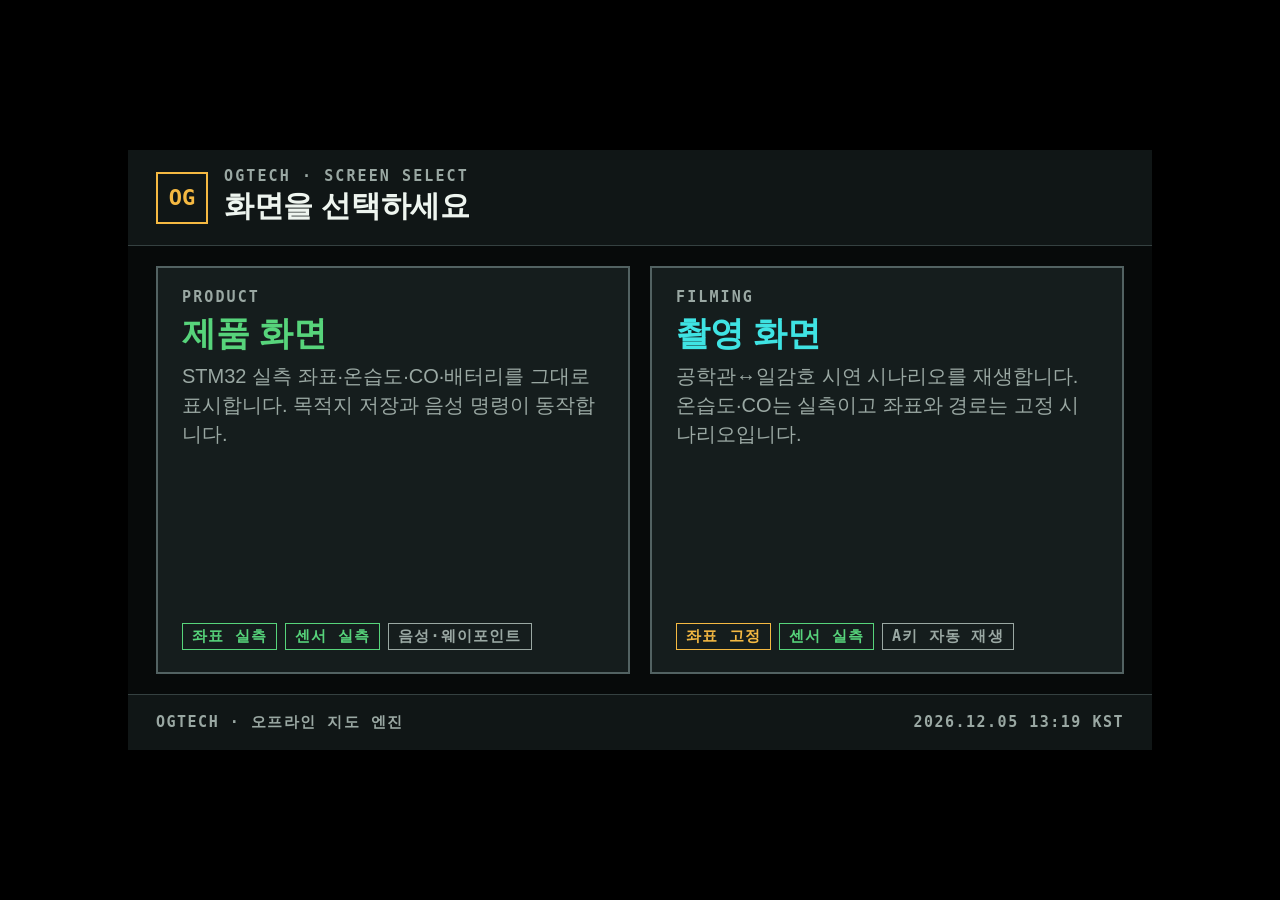
<file: OGTECH-frontend/MAP/kiosk/select.html>
<!doctype html>
<html lang="ko">
<head>
  <meta charset="utf-8">
  <meta name="viewport" content="width=device-width, initial-scale=1, maximum-scale=1, user-scalable=no">
  <title>OGTECH · 화면 선택</title>
  <link rel="stylesheet" href="styles.css">
  <style>
    /* 7인치 1024x600 전용. 터치 타깃은 styles.css 규칙(바닥 80px)을 넘긴다. */
    .select-screen {
      width: 1024px;
      height: 600px;
      display: grid;
      grid-template-rows: 96px 1fr 56px;
      background: var(--bg);
      color: var(--text);
    }

    .select-head {
      display: flex;
      align-items: center;
      gap: 16px;
      padding: 0 28px;
      border-bottom: 1px solid var(--line);
      background: var(--panel);
    }

    .select-mark {
      width: 52px;
      height: 52px;
      display: grid;
      place-items: center;
      border: 2px solid var(--amber);
      color: var(--amber);
      font: 900 22px/1 Consolas, monospace;
    }

    .select-head h1 {
      margin: 0;
      font-size: 30px;
      font-weight: 800;
      letter-spacing: -0.01em;
    }

    .select-head .stencil {
      margin: 0 0 2px;
      font: 700 15px/1 Consolas, monospace;
      letter-spacing: 0.14em;
      color: var(--muted);
    }

    .select-grid {
      display: grid;
      grid-template-columns: 1fr 1fr;
      gap: 20px;
      padding: 20px 28px;
    }

    /* 카드 전체가 터치 타깃이다. 손가락이 어디에 닿아도 열린다. */
    .select-card {
      display: grid;
      grid-template-rows: auto auto 1fr auto;
      gap: 10px;
      padding: 22px 24px;
      border: 2px solid var(--line-bright);
      background: var(--panel-raised);
      color: inherit;
      font: inherit;
      text-align: left;
      text-decoration: none;
      cursor: pointer;
    }

    .select-card:active {
      transform: translateY(1px);
      border-color: var(--amber);
    }

    .select-card .stencil {
      margin: 0;
      font: 700 15px/1 Consolas, monospace;
      letter-spacing: 0.14em;
      color: var(--muted);
    }

    .select-card strong {
      font-size: 34px;
      font-weight: 800;
      line-height: 1.1;
    }

    .select-card .desc {
      margin: 0;
      font-size: 20px;
      line-height: 1.45;
      color: var(--muted);
    }

    .select-card .tags {
      display: flex;
      flex-wrap: wrap;
      gap: 8px;
    }

    .select-card .tag {
      padding: 5px 9px;
      border: 1px solid currentColor;
      font: 700 15px/1 Consolas, monospace;
      letter-spacing: 0.08em;
    }

    .tag-live { color: var(--green); }
    .tag-fixed { color: var(--amber); }
    .tag-neutral { color: var(--muted); }

    .card-product strong { color: var(--green); }
    .card-video strong { color: var(--cyan); }

    .select-foot {
      display: flex;
      align-items: center;
      justify-content: space-between;
      padding: 0 28px;
      border-top: 1px solid var(--line);
      background: var(--panel);
      font: 700 15px/1 Consolas, monospace;
      letter-spacing: 0.1em;
      color: var(--muted);
    }
  </style>
</head>
<body>
  <div class="stage">
    <main class="select-screen" aria-label="OGTECH 화면 선택">
      <header class="select-head">
        <div class="select-mark" aria-hidden="true">OG</div>
        <div>
          <p class="stencil">OGTECH · SCREEN SELECT</p>
          <h1>화면을 선택하세요</h1>
        </div>
      </header>

      <div class="select-grid">
        <a class="select-card card-product" href="/product/" id="linkProduct">
          <p class="stencil">PRODUCT</p>
          <strong>제품 화면</strong>
          <p class="desc">STM32 실측 좌표·온습도·CO·배터리를 그대로 표시합니다. 목적지 저장과 음성 명령이 동작합니다.</p>
          <div class="tags">
            <span class="tag tag-live">좌표 실측</span>
            <span class="tag tag-live">센서 실측</span>
            <span class="tag tag-neutral">음성·웨이포인트</span>
          </div>
        </a>

        <a class="select-card card-video" href="/video/?live=1" id="linkVideo">
          <p class="stencil">FILMING</p>
          <strong>촬영 화면</strong>
          <p class="desc">공학관↔일감호 시연 시나리오를 재생합니다. 온습도·CO는 실측이고 좌표와 경로는 고정 시나리오입니다.</p>
          <div class="tags">
            <span class="tag tag-fixed">좌표 고정</span>
            <span class="tag tag-live">센서 실측</span>
            <span class="tag tag-neutral">A키 자동 재생</span>
          </div>
        </a>
      </div>

      <footer class="select-foot">
        <span id="selectReturnHint">OGTECH · 오프라인 지도 엔진</span>
        <span id="selectClock">----.--.-- --:-- KST</span>
      </footer>
    </main>
  </div>

  <script>
    "use strict";
    // 시각은 화면 안에서만 쓰는 표시값이다. RTC 판정은 제품 화면이 한다.
    const clockFormatter = new Intl.DateTimeFormat("ko-KR", {
      timeZone: "Asia/Seoul",
      year: "numeric", month: "2-digit", day: "2-digit",
      hour: "2-digit", minute: "2-digit", hour12: false,
    });

    function updateClock() {
      const parts = Object.fromEntries(
        clockFormatter.formatToParts(new Date()).map((part) => [part.type, part.value])
      );
      document.querySelector("#selectClock").textContent =
        `${parts.year}.${parts.month}.${parts.day} ${parts.hour}:${parts.minute} KST`;
    }

    updateClock();
    window.setInterval(updateClock, 1000);
  </script>
</body>
</html>
</file>
<file: OGTECH-frontend/MAP/kiosk/styles.css>
/* OGTECH 시연용 지도 화면 — 7인치 1024x600 (169.5 PPI, 1mm = 6.675px)
 *
 * 물리 스케일 규칙 (AGENTS.md 6절)
 *   터치 타깃 바닥 80px(12.0mm). 폭이 높이의 2배 이상인 넓은 컨트롤만 72px(10.8mm)
 *   본문 텍스트 20px(3.0mm) 미만 금지. 15px는 스텐실 라벨 전용
 *   상단 계기 스트립은 읽기 전용이라 터치 규격 예외
 *
 * 성능 규칙
 *   backdrop-filter, 큰 blur 그림자, filter() 금지
 *   깊이는 1px 하드 라인 + inset 하이라이트로만
 *   애니메이션은 transform/opacity, 작은 요소에만
 *   외부 폰트·CDN 없음
 */

:root {
  color-scheme: dark;

  /* 색 규율 — 적색은 경고에만. 회색이 녹색을 빌려 쓰지 않습니다 */
  --bg: #070a0a;
  --panel: #101616;
  --panel-raised: #151d1d;
  --line: #354141;
  --line-bright: #526262;
  --muted: #9aa8a3;
  --text: #eef5ef;

  --cyan: #3fe3e3;   /* 계측 판독값 — 시각, 좌표, 거리, 방위 */
  --amber: #f5b942;  /* 주의 — 기본 액션, 모의 데이터, 추정값 */
  --green: #57d47b;  /* 실제 센서로 확인됨 */
  --red: #ff5b58;    /* 경고 — 즉시 행동. 여기만 */
  --grey: #6e7a77;   /* 데이터 없음 */

  --map-bg: #0a0f0f;
  --map-grid: #141c1c;
  --map-contour: #1d2827;
  --map-trail: #6d817e;   /* 야외 화면에서 읽히도록 대비를 올렸습니다 */
}

/* 야간 모드 — 적색 단색.
   백색광은 암순응을 파괴하고 전력도 더 씁니다. */
:root[data-night="on"] {
  --bg: #060202;
  --panel: #150707;
  --panel-raised: #1d0909;
  --line: #4a1414;
  --line-bright: #6b1d1d;
  --muted: #b06060;
  --text: #ffbdbd;

  --cyan: #ff8a8a;
  --amber: #ff7a6a;
  --green: #ff9a9a;
  --red: #ff4d4d;
  --grey: #7a3636;

  --map-bg: #0a0303;
  --map-grid: #1a0808;
  --map-contour: #2a0d0d;
  --map-trail: #6b2626;
}

* { box-sizing: border-box; }

html, body {
  margin: 0;
  height: 100%;
  background: #000;
  font-family: "Noto Sans KR", "Malgun Gothic", Arial, sans-serif;
  color: var(--text);
  overflow: hidden;
}

button { font: inherit; color: inherit; }

.stencil {
  margin: 0;
  color: var(--muted);
  font-family: Consolas, "Courier New", monospace;
  font-size: 15px;              /* 스텐실 라벨 전용 크기 */
  font-weight: 700;
  letter-spacing: 0.08em;
  line-height: 1;
}

/* 개발 PC에서 실기와 같은 크기로 보기 위한 무대.
   Jetson kiosk에서는 화면이 정확히 1024x600이라 여백이 사라집니다. */
.stage {
  display: flex;
  align-items: center;
  justify-content: center;
  gap: 24px;
  height: 100%;
  padding: 16px;
}

.screen {
  position: relative;
  flex: 0 0 auto;
  width: 1024px;
  height: 600px;
  display: grid;
  grid-template-rows: 84px 1fr 96px;   /* 84 + 420 + 96 = 600 */
  background: var(--bg);
  border: 1px solid var(--line-bright);
  overflow: hidden;
}

/* ---------------------------------------------------------------
   상단 계기 스트립 — 글랜서블 4개
   화면을 켠 순간 1초 안에 읽혀야 합니다.
   --------------------------------------------------------------- */

.strip {
  display: grid;
  grid-template-columns: repeat(4, minmax(0, 1fr)) 210px;
  align-items: stretch;
  background: #0d1212;
  border-bottom: 1px solid var(--line-bright);
  box-shadow: inset 0 -2px 0 #050707;
}

:root[data-night="on"] .strip { background: #120505; }

.glance {
  display: flex;
  flex-direction: column;
  justify-content: center;
  gap: 3px;
  padding: 0 16px;
  border-right: 1px solid var(--line);
}

.glance strong {
  font-size: 30px;           /* 글랜서블 = 1초 판독. 본문보다 크게 */
  font-weight: 800;
  line-height: 1;
  letter-spacing: -0.01em;
  color: var(--cyan);
}

.glance .sub {
  font-size: 15px;
  font-family: Consolas, "Courier New", monospace;
  color: var(--muted);
  line-height: 1;
}

/* 상태별 색은 JS가 data-state로 지정합니다 */
.glance[data-state="live"] strong  { color: var(--green); }
.glance[data-state="caution"] strong { color: var(--amber); }
.glance[data-state="warn"] strong  { color: var(--red); }
.glance[data-state="none"] strong  { color: var(--grey); }
.glance[data-state="none"] .sub    { color: var(--grey); }

.glance-env { padding: 0 10px; border-right: 0; }
.glance-env strong { font-size: 20px; }
.glance-env .sub { font-size: 13px; white-space: nowrap; }

.glance-location .location-meta {
  display: grid;
  gap: 2px;
  line-height: 1.05;
}

.glance-coordinate strong,
.glance-coordinate .sub {
  font-family: Consolas, "Courier New", monospace;
  font-size: 21px;
  font-weight: 800;
  line-height: 1;
  color: var(--amber);
}

.glance-co {
  padding: 0 10px;
  border-right: 0;
}

.glance-co strong { font-size: 26px; }
.glance-co .sub { font-size: 14px; white-space: nowrap; }

/* ---------------------------------------------------------------
   지도
   --------------------------------------------------------------- */

.map {
  position: relative;
  background: var(--map-bg);
  overflow: hidden;
}

#mapCanvas {
  display: block;
  width: 100%;
  height: 100%;
}

.map-topline {
  position: absolute;
  top: 12px;
  left: 14px;
  display: flex;
  align-items: center;
  gap: 10px;
  max-width: calc(100% - 28px);
  padding: 4px 6px;
  background: rgba(7, 10, 10, 0.90);
  border: 1px solid var(--line);
  font-size: 20px;
  font-weight: 700;
  color: var(--text);
  text-shadow: 0 1px 0 #000;
}

#mapName {
  max-width: 360px;
  overflow: hidden;
  text-overflow: ellipsis;
  white-space: nowrap;
}

.map.has-alert .map-topline { top: 76px; }

.tag-offline,
.tag-voice {
  flex: 0 0 auto;
  font-family: Consolas, "Courier New", monospace;
  font-size: 15px;
  font-weight: 700;
  letter-spacing: 0.06em;
  padding: 3px 8px;
}

.tag-offline {
  color: var(--green);
  border: 1px solid var(--green);
}

.tag-voice {
  color: var(--cyan);
  border: 1px solid var(--cyan);
}

.tag-voice[data-status="rejected"] {
  color: var(--amber);
  border-color: var(--amber);
}

.tag-voice[hidden] { display: none; }

.tag-demo {
  font-family: Consolas, monospace;
  font-size: 15px;
  font-weight: 900;
  letter-spacing: 0.06em;
  color: var(--amber);
  border: 1px solid var(--amber);
  padding: 3px 8px;
}

.tag-demo[hidden] { display: none; }

.sun-details {
  position: absolute;
  top: 48px;
  left: 14px;
  padding: 4px 8px;
  background: rgba(7, 10, 10, 0.82);
  border: 1px solid var(--line);
  color: var(--cyan);
  font-family: Consolas, "Courier New", monospace;
  font-size: 20px;
  font-weight: 700;
  line-height: 1.15;
  display: grid;
  gap: 4px;
  max-width: calc(100% - 92px);
}

.position-details[data-state="live"] { color: var(--green); }
.position-details[data-state="normal"] { color: var(--cyan); }
.position-details[data-state="none"] { color: var(--muted); }

.map.has-alert .sun-details { top: 112px; }

/* 경고 배너 — 적색. 지도 상단을 가로지릅니다.
   display:flex 가 UA의 [hidden]{display:none} 을 이기므로 명시적으로 되돌립니다. */
.alert[hidden] { display: none; }

.alert {
  position: absolute;
  top: 0;
  left: 0;
  right: 0;
  height: 64px;
  display: flex;
  align-items: center;
  gap: 14px;
  padding: 0 18px;
  background: #2a0b0b;
  border-bottom: 2px solid var(--red);
}

.alert strong {
  font-size: 30px;
  font-weight: 800;
  color: var(--red);
  line-height: 1;
}

/* 작은 요소만 opacity로 점멸시킵니다 */
.alert-dot {
  width: 18px;
  height: 18px;
  flex: 0 0 auto;
  background: var(--red);
  animation: pulse 1.1s steps(1, end) infinite;
}

@keyframes pulse {
  0%, 55% { opacity: 1; }
  56%, 100% { opacity: 0.15; }
}

/* 방위·거리 판독 카드 — 지도 엔진 계산값.
   위쪽은 경고 배너와 목적지 마커가 쓰는 자리라 아래로 내렸습니다.
   마커는 지도 중앙대에 몰리므로 아래 띠가 가장 안전합니다. */
.readout-card {
  position: absolute;
  right: 14px;
  bottom: 14px;
  width: 390px;
  padding: 10px 14px 12px;
  background: var(--panel-raised);
  border: 1px solid var(--line-bright);
  box-shadow: inset 0 1px 0 #26302f;
}

.readout-head {
  display: flex;
  align-items: center;
  justify-content: space-between;
  gap: 8px;
  margin-bottom: 6px;
}

.verified {
  font-size: 15px;
  font-weight: 700;
  color: var(--green);
  border: 1px solid var(--green);
  padding: 2px 7px;
}

.readout-body {
  display: flex;
  align-items: baseline;
  gap: 14px;
}

.bearing, .distance {
  font-family: Consolas, "Courier New", monospace;
  font-weight: 800;
  color: var(--cyan);
  line-height: 1;
}

.bearing  { font-size: 40px; }
.distance { font-size: 34px; }

.readout-timing,
.readout-sub {
  margin: 8px 0 0;
  font-size: 20px;
  color: var(--muted);
  line-height: 1.25;
  display: grid;
  gap: 2px;
}

/* 축척과 범례는 왼쪽 아래. 오른쪽 아래는 판독 카드가 씁니다 */
.map-meta {
  position: absolute;
  left: 14px;
  bottom: 14px;
  display: flex;
  flex-direction: column;
  align-items: flex-start;
  gap: 10px;
}

.scalebar {
  display: flex;
  flex-direction: column;
  align-items: flex-start;
  gap: 4px;
  font-family: Consolas, monospace;
  font-size: 15px;
  font-weight: 700;
  color: var(--text);
  text-shadow: 0 1px 0 #000;
}

.scalebar i {
  display: block;
  height: 9px;
  border: 1px solid var(--text);
  border-top: 0;
}

.legend {
  display: flex;
  gap: 14px;
  padding: 6px 10px;
  background: rgba(7, 10, 10, 0.82);
  border: 1px solid var(--line);
}

.legend span {
  display: flex;
  align-items: center;
  gap: 6px;
  font-size: 15px;
  font-weight: 700;
  color: var(--text);
}

.legend i { width: 13px; height: 13px; }
.dot-current { background: var(--green); border-radius: 50%; }
.dot-goal    { background: var(--cyan); }
.dot-camp    { background: var(--amber); }

.status-toast {
  position: absolute;
  left: 50%;
  bottom: 18px;
  min-width: 320px;
  max-width: 620px;
  padding: 12px 18px;
  transform: translateX(-50%);
  background: var(--panel-raised);
  border: 1px solid var(--amber);
  color: var(--text);
  font-size: 20px;
  font-weight: 700;
  text-align: center;
}

.status-toast[hidden] { display: none; }

.map.selecting { cursor: crosshair; }

/* 부팅 시 한 번 반드시 읽는 작동 한계. 키보드 Escape나 배경 클릭으로 닫히지 않습니다. */
.boot-notice {
  position: fixed;
  inset: 0;
  z-index: 100;
  display: grid;
  place-items: center;
  padding: 24px;
  background: rgba(0, 0, 0, 0.92);
}

.boot-notice[hidden] { display: none; }

.boot-notice-card {
  width: min(820px, calc(100vw - 48px));
  max-height: calc(100vh - 48px);
  overflow-y: auto;
  padding: 19px 30px;
  background: var(--panel-raised);
  border: 2px solid var(--amber);
  box-shadow: inset 0 0 0 1px #050707;
}

.boot-notice h1 {
  margin: 8px 0 10px;
  color: var(--amber);
  font-size: 38px;
  line-height: 1.15;
}

.boot-notice p {
  margin: 0 0 10px;
  font-size: 24px;
  line-height: 1.45;
}

.boot-notice .boot-note {
  color: var(--muted);
  font-size: 20px;
}

.boot-diagnostics {
  margin-top: 4px;
}

.boot-diagnostics ul {
  display: grid;
  grid-template-columns: repeat(3, 1fr);
  gap: 6px;
  margin: 6px 0 0;
  padding: 0;
  list-style: none;
}

.boot-diagnostics li {
  min-height: 58px;
  display: grid;
  grid-template-columns: 1fr auto;
  align-items: center;
  gap: 8px;
  padding: 5px 8px;
  border: 1px solid var(--line);
  background: #0b1010;
  font-size: 20px;
}

.boot-diagnostics li strong { color: var(--grey); }
.boot-diagnostics li small {
  grid-column: 1 / -1;
  min-width: 0;
  overflow: hidden;
  color: var(--muted);
  font-size: 20px;
  line-height: 1.15;
  text-overflow: ellipsis;
  white-space: nowrap;
}
.boot-diagnostics li[data-state="pass"] strong { color: var(--green); }
.boot-diagnostics li[data-state="demo"] strong { color: var(--amber); }
.boot-diagnostics li[data-state="fail"] strong { color: var(--red); }

#bootAcknowledge {
  width: 100%;
  min-height: 96px;
  margin-top: 10px;
  padding: 12px 20px;
  border: 1px solid var(--amber);
  background: var(--amber);
  color: var(--bg);
  font-size: 24px;
  font-weight: 800;
}

#bootAcknowledge:disabled {
  border-color: var(--grey);
  background: #111717;
  color: var(--grey);
}

#bootAcknowledge:focus-visible {
  outline: 3px solid var(--cyan);
  outline-offset: 4px;
}

/* ---------------------------------------------------------------
   하단 동작 바 — 96px = 14.4mm. 주요 동작 기준
   --------------------------------------------------------------- */

.actions {
  display: grid;
  grid-template-columns: repeat(4, 1fr);
  background: #0d1212;
  border-top: 1px solid var(--line-bright);
}

:root[data-night="on"] .actions { background: #120505; }

.action {
  min-height: 96px;             /* 12mm 바닥을 넘는 14.4mm */
  display: flex;
  align-items: center;
  justify-content: center;
  gap: 12px;
  background: transparent;
  border: 0;
  border-right: 1px solid var(--line);
  color: var(--amber);          /* 기본 액션은 앰버 */
  cursor: pointer;
  -webkit-tap-highlight-color: transparent;
  touch-action: manipulation;
}

.action:last-child { border-right: 0; }

.action .glyph { font-size: 30px; line-height: 1; }
.action .label { font-size: 22px; font-weight: 700; line-height: 1; }

.action:active { background: #182020; }

.action[aria-pressed="true"] {
  color: var(--bg);
  background: var(--amber);
}

.action:focus-visible {
  outline: 3px solid var(--cyan);
  outline-offset: -6px;
}

/* ---------------------------------------------------------------
   촬영 보조 패널 — 장치 UI가 아닙니다. 화면 밖에 있습니다
   --------------------------------------------------------------- */

.director {
  flex: 0 0 auto;
  width: 268px;
  padding: 14px;
  background: #0c1010;
  border: 1px dashed var(--line-bright);
  color: var(--muted);
}

.director[hidden] { display: none; }

.director ol {
  margin: 10px 0 0;
  padding-left: 18px;
  font-size: 14px;
  line-height: 1.65;
}

.director b { color: var(--amber); font-family: Consolas, monospace; }
.director em { color: var(--cyan); font-style: normal; }

@media (max-width: 1360px) {
  .director { display: none; }
}
</file>
